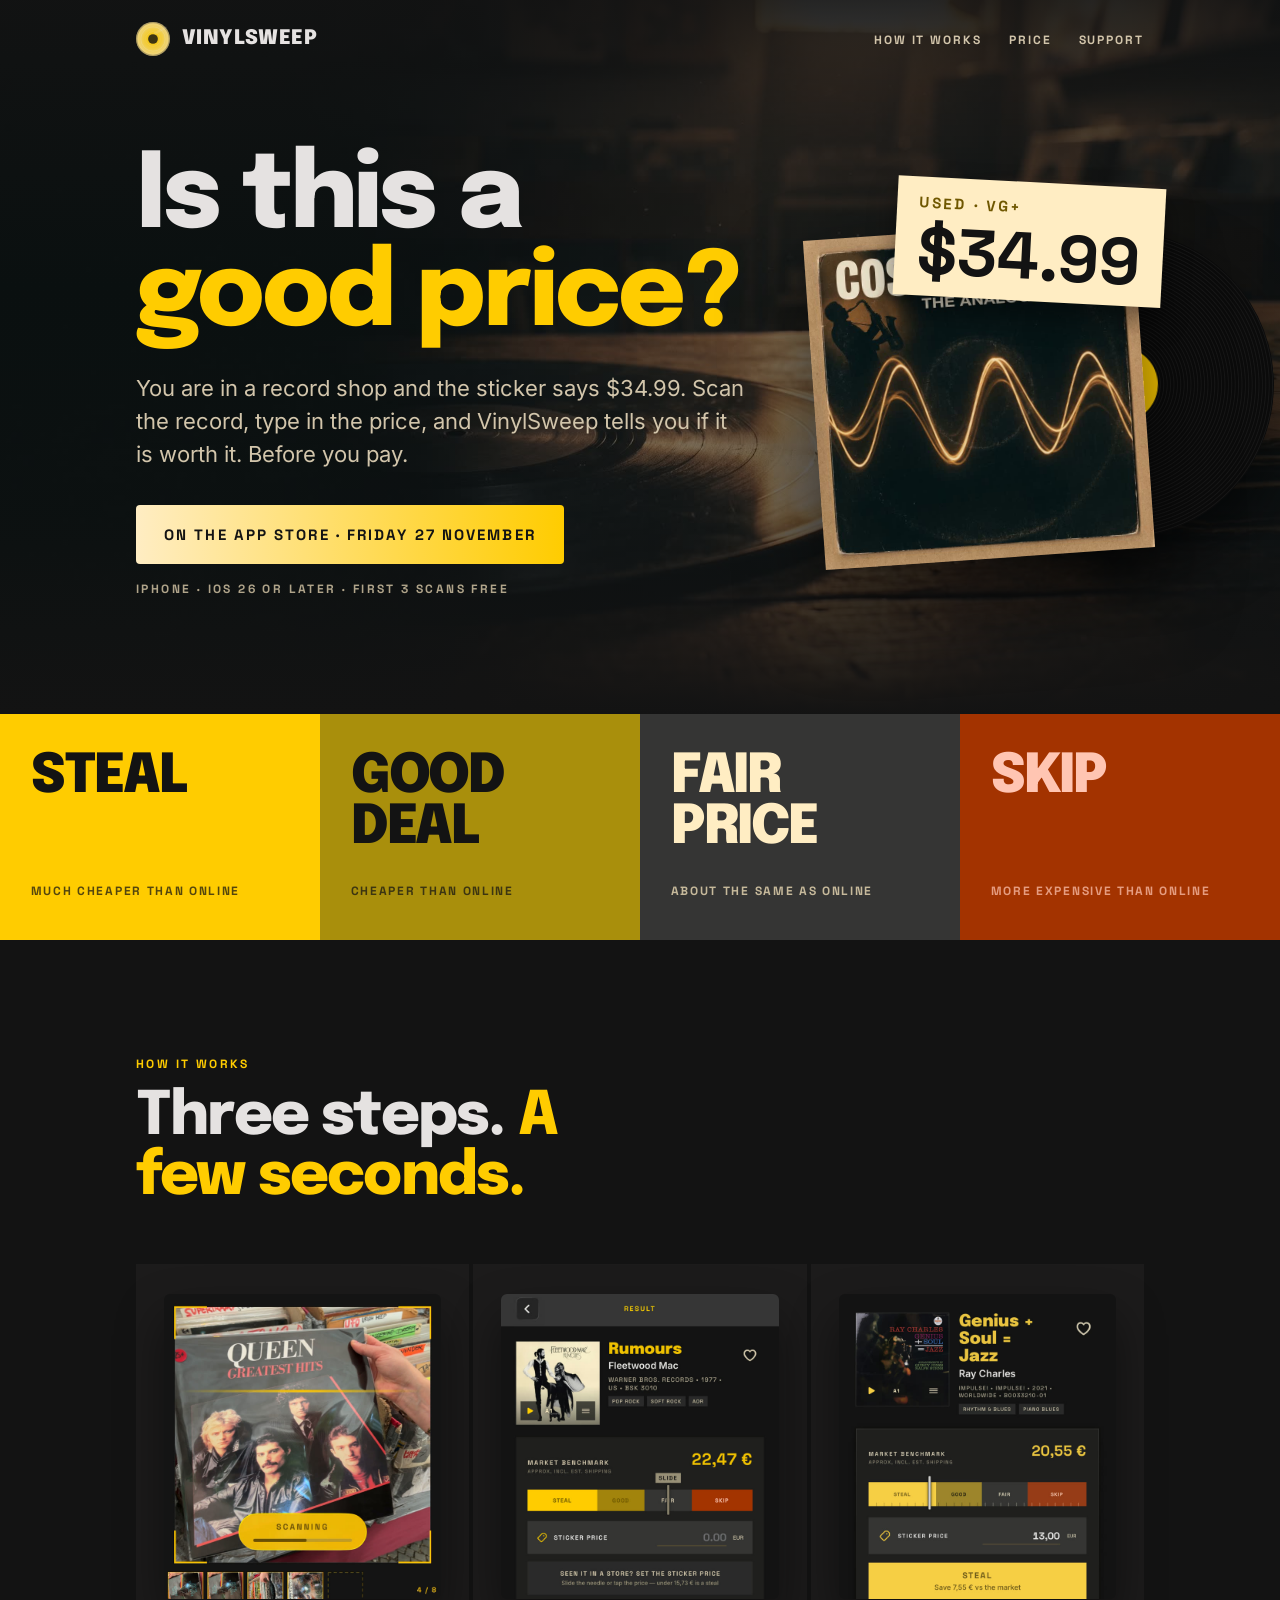
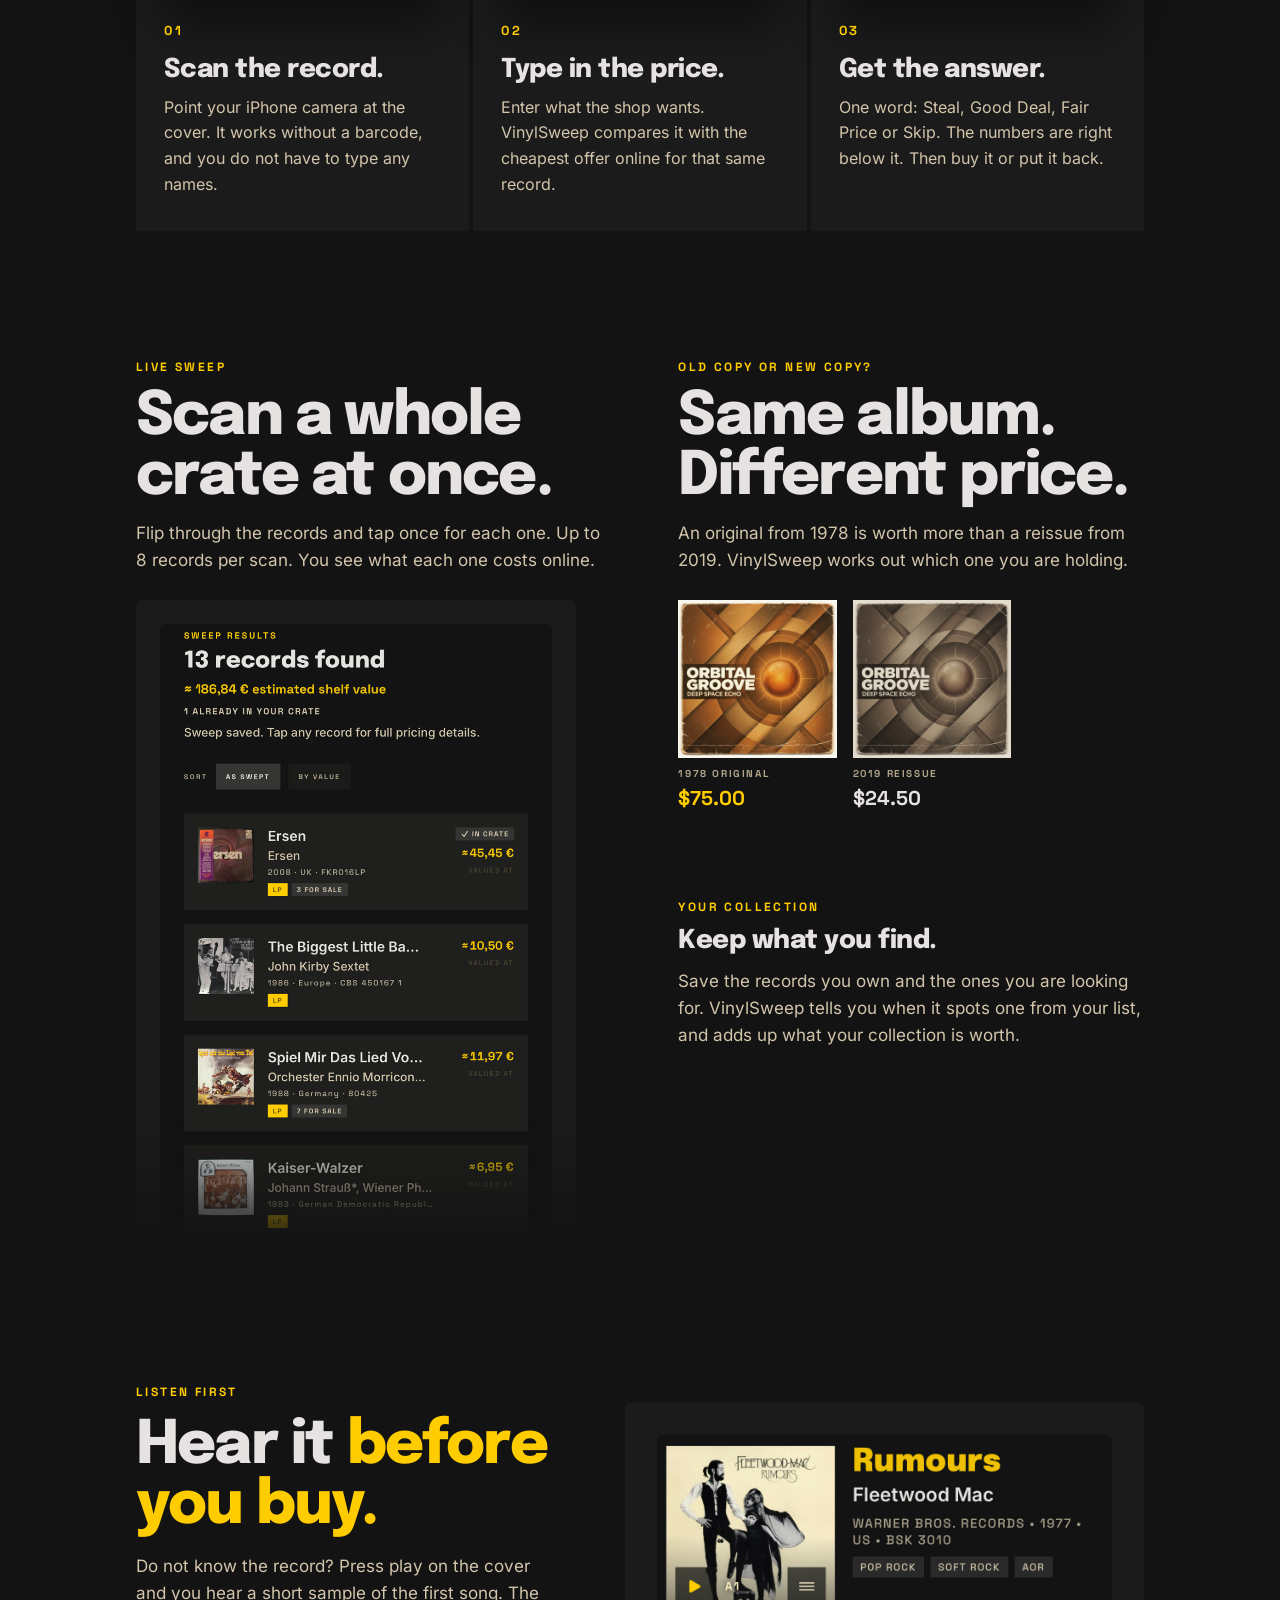
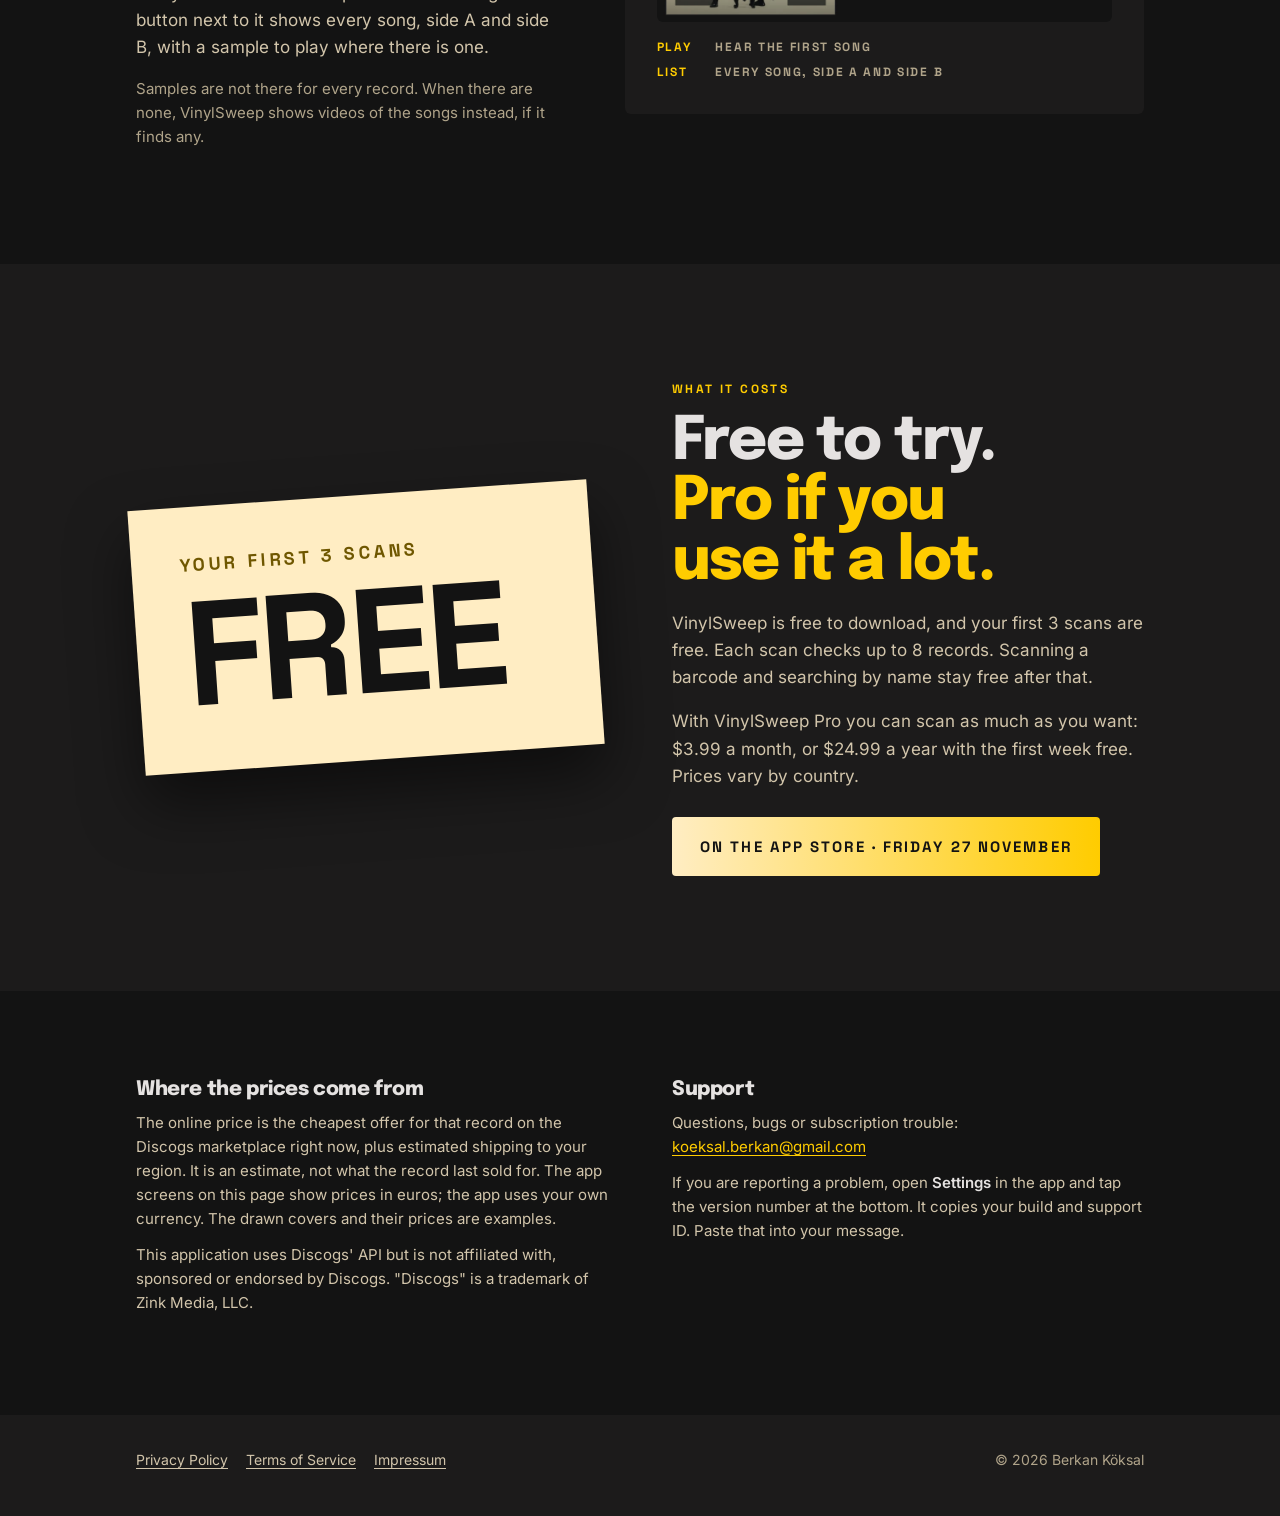
<file: index.html>
<!doctype html>
<html lang="en">
<head>
<meta charset="utf-8">
<meta name="viewport" content="width=device-width, initial-scale=1">
<title>VinylSweep: is that record a good price?</title>
<meta name="description" content="Scan a record in the shop, type in its price, and VinylSweep tells you if that is a good price. For iPhone. Your first 3 scans are free.">
<meta name="apple-itunes-app" content="app-id=6803561521">
<meta property="og:title" content="VinylSweep: is this a good price?">
<meta property="og:description" content="Scan the record, type in the price, get the answer. For iPhone. Your first 3 scans are free.">
<meta property="og:type" content="website">
<meta property="og:url" content="https://dvo-dot.github.io/vinylsweep-site/">
<meta property="og:image" content="https://dvo-dot.github.io/vinylsweep-site/img/link-preview.jpg">
<meta name="twitter:card" content="summary_large_image">
<link rel="icon" type="image/svg+xml" href="img/brand-mark.svg">
<link rel="stylesheet" href="landing.css">
</head>
<body>

<div class="hero">
  <div class="wrap">
    <header class="bar">
      <a class="brand" href="./"><img src="img/brand-mark.svg" alt=""><span>VINYLSWEEP</span></a>
      <nav>
        <a href="#how">How it works</a>
        <a href="#price">Price</a>
        <a href="#support" class="keep">Support</a>
      </nav>
    </header>

    <div class="hero-grid">
      <div>
        <h1>Is this a <span class="y">good price?</span></h1>
        <p class="lede">You are in a record shop and the sticker says $34.99. Scan the record, type in the price, and VinylSweep tells you if it is worth it. Before you pay.</p>
        <!-- PRE-LAUNCH: the store link answers "not found" until 1.0 is released.
             On release day, put back the <a class="cta" href="https://apps.apple.com/app/id6803561521">
             with the download icon and "Get it on the App Store", here and in the price section. -->
        <div class="cta soon">On the App Store · Friday 27 November</div>
        <p class="label under-cta">iPhone · iOS 26 or later · First 3 scans free</p>
      </div>
      <div class="sleeve-stage" aria-hidden="true">
        <div class="disc"></div>
        <img class="cover" src="img/sleeve-cosmic-pulse.jpg" alt="" width="720" height="720">
        <div class="sticker"><small>USED · VG+</small><b>$34.99</b></div>
      </div>
    </div>
  </div>
</div>

<div class="verdicts" aria-label="The four answers">
  <div class="verdict v-steal"><b>STEAL</b><span>Much cheaper than online</span></div>
  <div class="verdict v-good"><b>GOOD DEAL</b><span>Cheaper than online</span></div>
  <div class="verdict v-fair"><b>FAIR PRICE</b><span>About the same as online</span></div>
  <div class="verdict v-skip"><b>SKIP</b><span>More expensive than online</span></div>
</div>

<section id="how">
  <div class="wrap">
    <div class="section-head">
      <p class="label">How it works</p>
      <h2>Three steps. <span class="y">A few seconds.</span></h2>
    </div>
    <div class="steps">
      <div class="step">
        <img class="shot" src="img/app-scan.jpg" alt="The VinylSweep camera screen, pointed at a record in a crate" loading="lazy" width="720" height="792">
        <h3>Scan the record.</h3><p>Point your iPhone camera at the cover. It works without a barcode, and you do not have to type any names.</p>
      </div>
      <div class="step">
        <img class="shot" src="img/app-price.jpg" alt="Rumours by Fleetwood Mac in VinylSweep: cheapest online 22,47 euros, with an empty field for the shop price" loading="lazy" width="720" height="792">
        <h3>Type in the price.</h3><p>Enter what the shop wants. VinylSweep compares it with the cheapest offer online for that same record.</p>
      </div>
      <div class="step">
        <img class="shot" src="img/app-answer.jpg" alt="Genius + Soul = Jazz by Ray Charles: shop price 13,00 euros, cheapest online 20,55 euros, answer Steal" loading="lazy" width="720" height="792">
        <h3>Get the answer.</h3><p>One word: Steal, Good Deal, Fair Price or Skip. The numbers are right below it. Then buy it or put it back.</p>
      </div>
    </div>
  </div>
</section>

<section style="padding-top:0">
  <div class="wrap">
    <div class="features">
      <div class="feature">
        <p class="label">Live Sweep</p>
        <h2>Scan a whole crate at once.</h2>
        <p>Flip through the records and tap once for each one. Up to 8 records per scan. You see what each one costs online.</p>
        <div class="shot-panel"><img class="shot" src="img/app-list.jpg" alt="VinylSweep after scanning a crate: 13 records found, each with what it costs online" loading="lazy" width="760" height="1218"></div>
      </div>
      <div class="feature-col">
      <div class="feature">
        <p class="label">Old copy or new copy?</p>
        <h2>Same album. Different price.</h2>
        <p>An original from 1978 is worth more than a reissue from 2019. VinylSweep works out which one you are holding.</p>
        <div class="pair" aria-hidden="true">
          <figure><img src="img/sleeve-orbital-groove.jpg" alt="" loading="lazy" width="720" height="720"><figcaption><small>1978 original</small>$75.00</figcaption></figure>
          <figure><img src="img/sleeve-orbital-groove.jpg" alt="" loading="lazy" width="720" height="720"><figcaption><small>2019 reissue</small>$24.50</figcaption></figure>
        </div>
      </div>
      <div class="feature">
        <p class="label">Your collection</p>
        <h3>Keep what you find.</h3>
        <p>Save the records you own and the ones you are looking for. VinylSweep tells you when it spots one from your list, and adds up what your collection is worth.</p>
      </div>
      </div>
    </div>
  </div>
</section>

<section class="listen" id="listen">
  <div class="wrap listen-grid">
    <div>
      <p class="label">Listen first</p>
      <h2>Hear it <span class="y">before you buy.</span></h2>
      <p>Do not know the record? Press play on the cover and you hear a short sample of the first song. The button next to it shows every song, side A and side B, with a sample to play where there is one.</p>
      <p class="small">Samples are not there for every record. When there are none, VinylSweep shows videos of the songs instead, if it finds any.</p>
    </div>
    <figure class="listen-shot">
      <img class="shot" src="img/app-listen.jpg" alt="Rumours by Fleetwood Mac in VinylSweep, with a play button and a song list button on the cover" loading="lazy" width="1070" height="440">
      <figcaption><span><b>Play</b> hear the first song</span><span><b>List</b> every song, side A and side B</span></figcaption>
    </figure>
  </div>
</section>

<section class="price" id="price">
  <div class="wrap price-grid">
    <div class="big-sticker" aria-hidden="true"><small>Your first 3 scans</small><b>FREE</b></div>
    <div>
      <p class="label" style="color:var(--yellow);margin-bottom:14px">What it costs</p>
      <h2>Free to try. <span class="y">Pro if you use it a lot.</span></h2>
      <p>VinylSweep is free to download, and your first 3 scans are free. Each scan checks up to 8 records. Scanning a barcode and searching by name stay free after that.</p>
      <p>With VinylSweep Pro you can scan as much as you want: $3.99 a month, or $24.99 a year with the first week free. Prices vary by country.</p>
      <div class="cta soon">On the App Store · Friday 27 November</div>
    </div>
  </div>
</section>

<div class="fine">
  <div class="wrap fine-grid">
    <div>
      <h3>Where the prices come from</h3>
      <p>The online price is the cheapest offer for that record on the Discogs marketplace right now, plus estimated shipping to your region. It is an estimate, not what the record last sold for. The app screens on this page show prices in euros; the app uses your own currency. The drawn covers and their prices are examples.</p>
      <p>This application uses Discogs' API but is not affiliated with, sponsored or endorsed by Discogs. "Discogs" is a trademark of Zink Media, LLC.</p>
    </div>
    <div id="support">
      <h3>Support</h3>
      <p>Questions, bugs or subscription trouble: <a href="mailto:koeksal.berkan@gmail.com">koeksal.berkan@gmail.com</a></p>
      <p>If you are reporting a problem, open <strong>Settings</strong> in the app and tap the version number at the bottom. It copies your build and support ID. Paste that into your message.</p>
    </div>
  </div>
</div>

<footer>
  <div class="wrap">
    <p><a href="privacy.html">Privacy Policy</a><a href="terms.html">Terms of Service</a><a href="impressum.html">Impressum</a></p>
    <p>© 2026 Berkan Köksal</p>
  </div>
</footer>

</body>
</html>
</file>
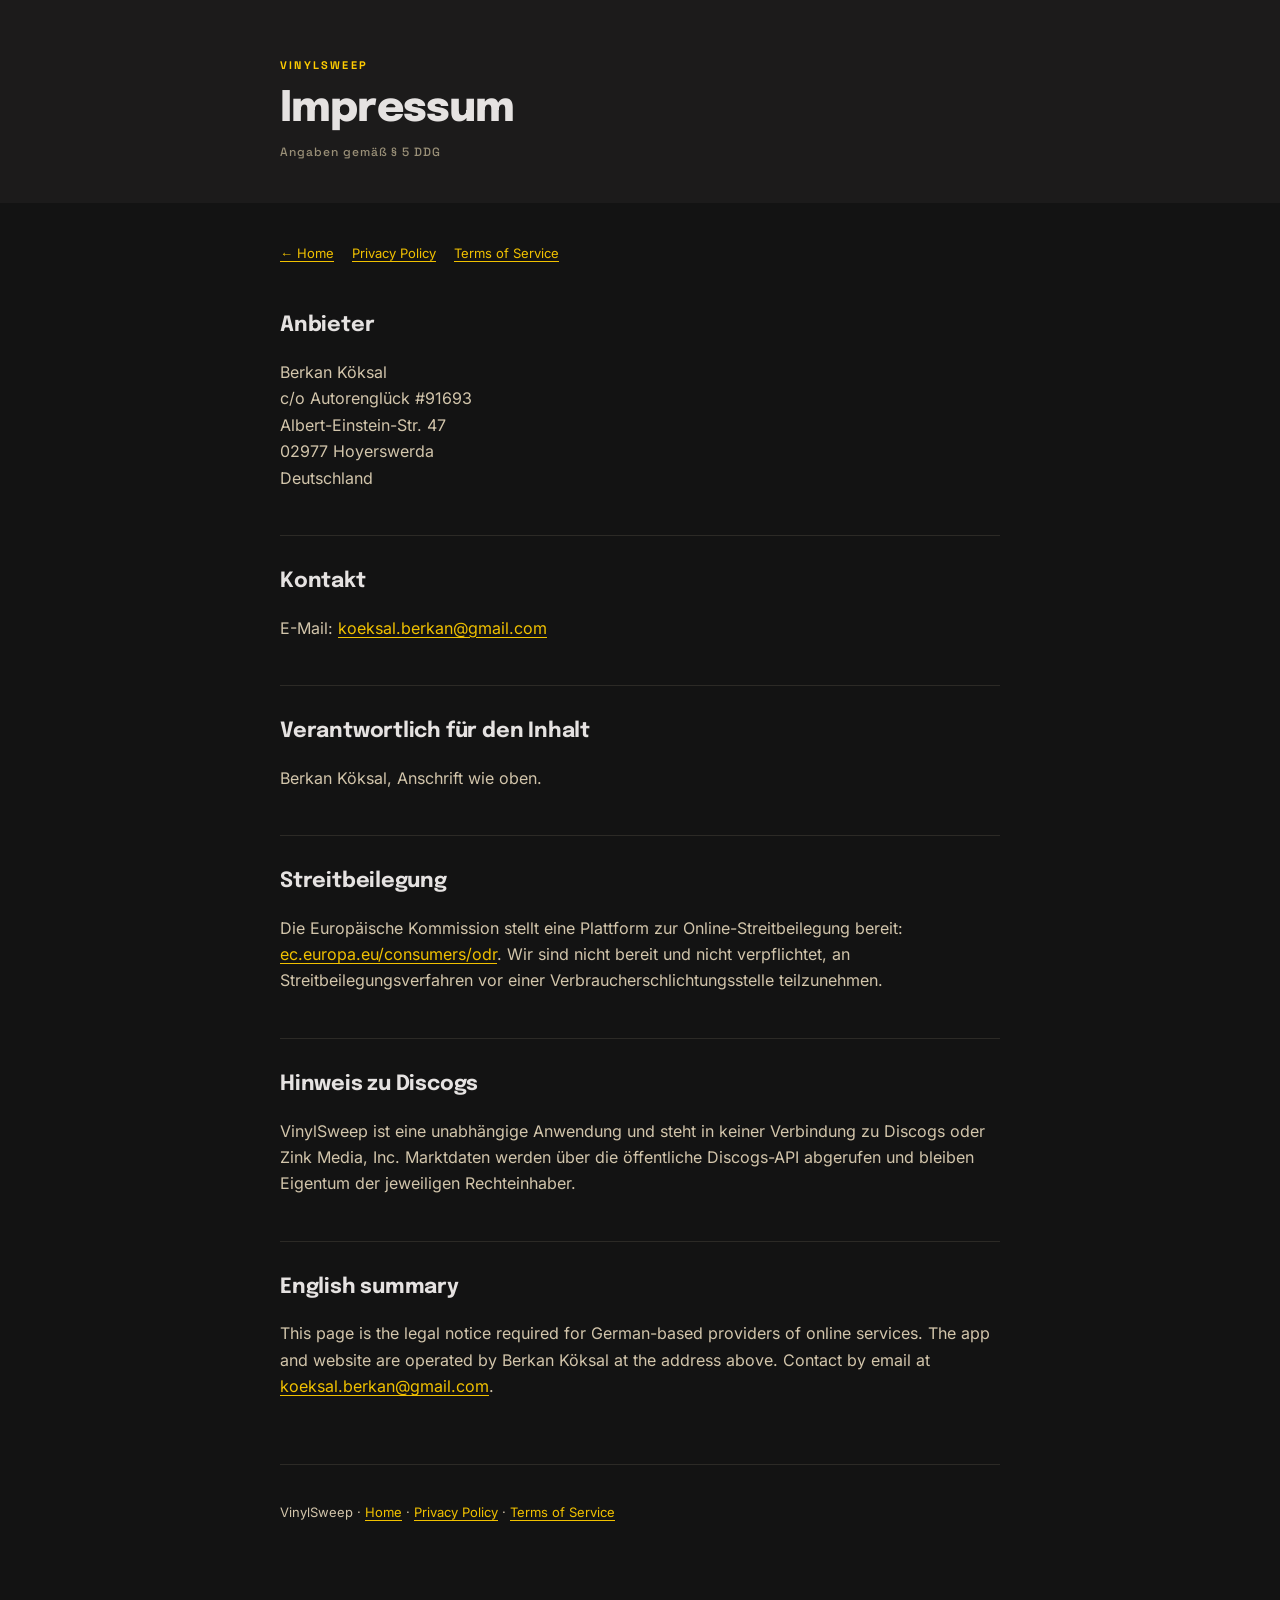
<file: impressum.html>
<!doctype html>
<html lang="de">
<head>
<meta charset="utf-8">
<meta name="viewport" content="width=device-width, initial-scale=1">
<title>Impressum — VinylSweep</title>
<link rel="stylesheet" href="style.css">
</head>
<body>
<header>
  <div class="wrap">
    <p class="eyebrow">VinylSweep</p>
    <h1>Impressum</h1>
    <p class="meta">Angaben gemäß § 5 DDG</p>
  </div>
</header>

<div class="wrap">
<nav class="crumbs"><a href="index.html">← Home</a><a href="privacy.html">Privacy Policy</a><a href="terms.html">Terms of Service</a></nav>

<h2>Anbieter</h2>
<p>
  Berkan Köksal<br>
  c/o Autorenglück #91693<br>
  Albert-Einstein-Str. 47<br>
  02977 Hoyerswerda<br>
  Deutschland
</p>

<h2>Kontakt</h2>
<p>E-Mail: <a href="mailto:koeksal.berkan@gmail.com">koeksal.berkan@gmail.com</a></p>

<h2>Verantwortlich für den Inhalt</h2>
<p>Berkan Köksal, Anschrift wie oben.</p>

<h2>Streitbeilegung</h2>
<p>Die Europäische Kommission stellt eine Plattform zur Online-Streitbeilegung bereit: <a href="https://ec.europa.eu/consumers/odr/">ec.europa.eu/consumers/odr</a>. Wir sind nicht bereit und nicht verpflichtet, an Streitbeilegungsverfahren vor einer Verbraucherschlichtungsstelle teilzunehmen.</p>

<h2>Hinweis zu Discogs</h2>
<p>VinylSweep ist eine unabhängige Anwendung und steht in keiner Verbindung zu Discogs oder Zink Media, Inc. Marktdaten werden über die öffentliche Discogs-API abgerufen und bleiben Eigentum der jeweiligen Rechteinhaber.</p>

<h2>English summary</h2>
<p>This page is the legal notice required for German-based providers of online services. The app and website are operated by Berkan Köksal at the address above. Contact by email at <a href="mailto:koeksal.berkan@gmail.com">koeksal.berkan@gmail.com</a>.</p>

<footer>
  <p>VinylSweep · <a href="index.html">Home</a> · <a href="privacy.html">Privacy Policy</a> · <a href="terms.html">Terms of Service</a></p>
</footer>
</div>
</body>
</html>
</file>
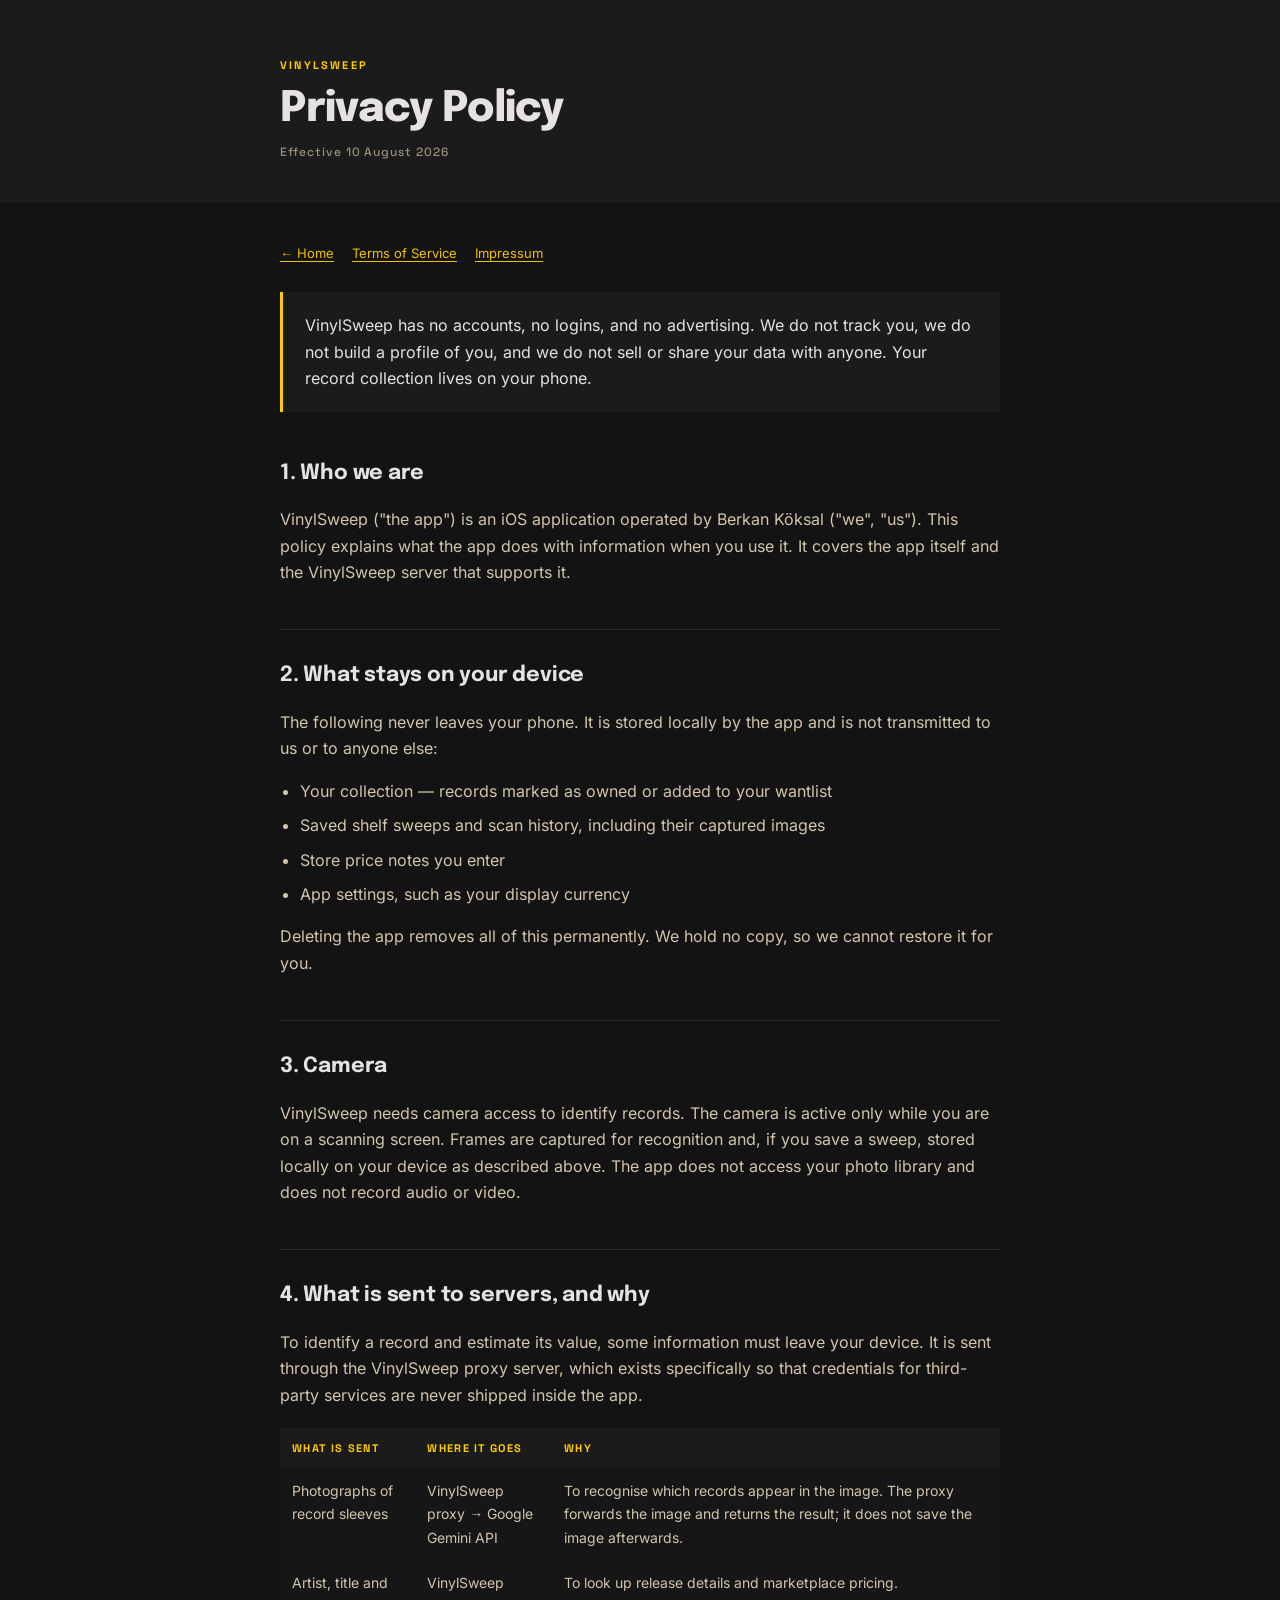
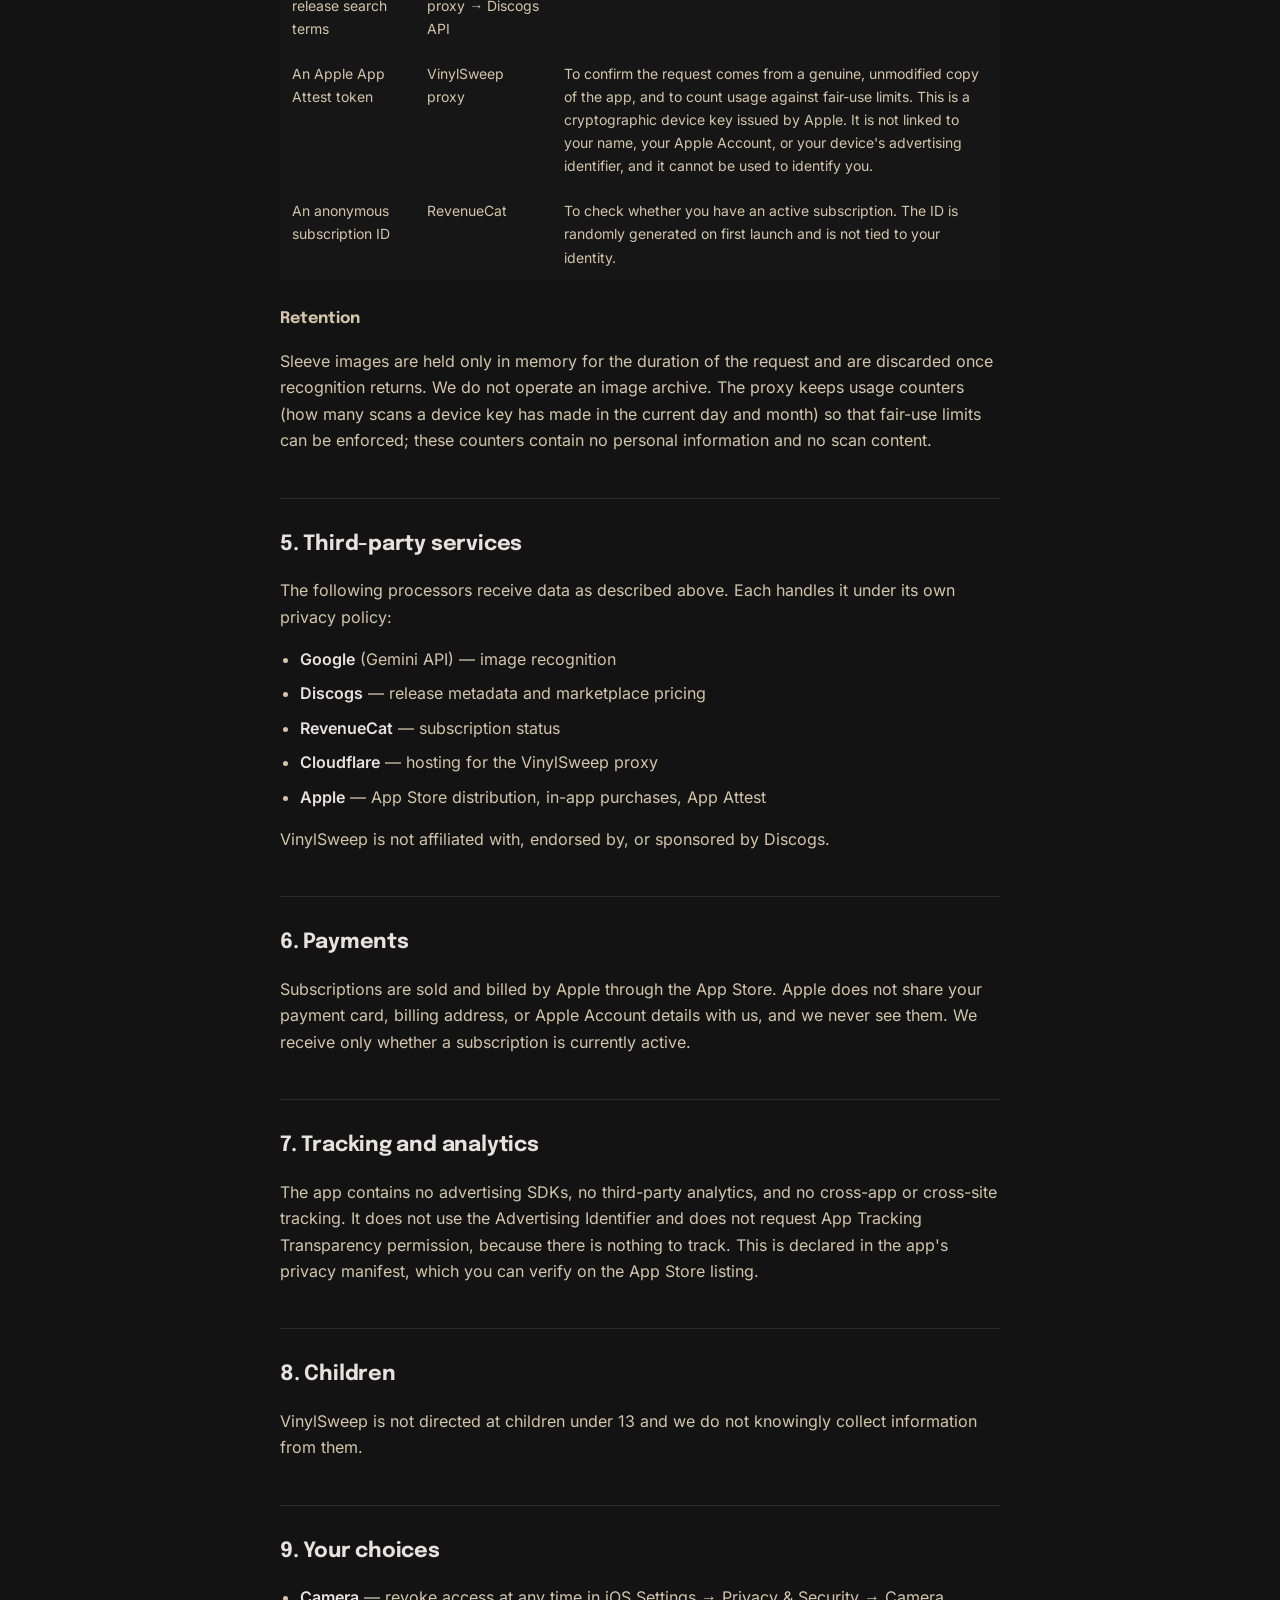
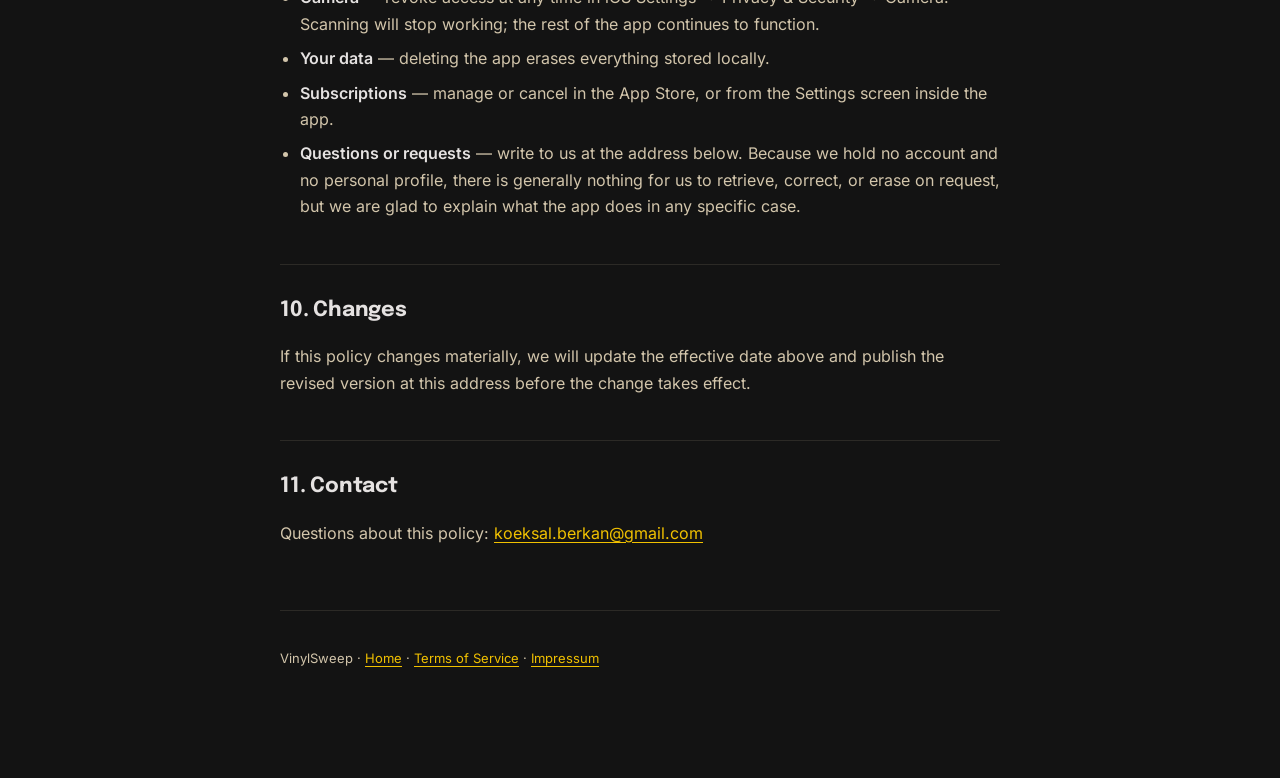
<file: privacy.html>
<!doctype html>
<html lang="en">
<head>
<meta charset="utf-8">
<meta name="viewport" content="width=device-width, initial-scale=1">
<title>Privacy Policy — VinylSweep</title>
<link rel="stylesheet" href="style.css">
</head>
<body>
<header>
  <div class="wrap">
    <p class="eyebrow">VinylSweep</p>
    <h1>Privacy Policy</h1>
    <p class="meta">Effective 10 August 2026</p>
  </div>
</header>

<div class="wrap">
<nav class="crumbs"><a href="index.html">← Home</a><a href="terms.html">Terms of Service</a><a href="impressum.html">Impressum</a></nav>

<div class="callout">
  <p>VinylSweep has no accounts, no logins, and no advertising. We do not track you, we do not build a profile of you, and we do not sell or share your data with anyone. Your record collection lives on your phone.</p>
</div>

<h2>1. Who we are</h2>
<p>VinylSweep ("the app") is an iOS application operated by Berkan Köksal ("we", "us"). This policy explains what the app does with information when you use it. It covers the app itself and the VinylSweep server that supports it.</p>

<h2>2. What stays on your device</h2>
<p>The following never leaves your phone. It is stored locally by the app and is not transmitted to us or to anyone else:</p>
<ul>
  <li>Your collection — records marked as owned or added to your wantlist</li>
  <li>Saved shelf sweeps and scan history, including their captured images</li>
  <li>Store price notes you enter</li>
  <li>App settings, such as your display currency</li>
</ul>
<p>Deleting the app removes all of this permanently. We hold no copy, so we cannot restore it for you.</p>

<h2>3. Camera</h2>
<p>VinylSweep needs camera access to identify records. The camera is active only while you are on a scanning screen. Frames are captured for recognition and, if you save a sweep, stored locally on your device as described above. The app does not access your photo library and does not record audio or video.</p>

<h2>4. What is sent to servers, and why</h2>
<p>To identify a record and estimate its value, some information must leave your device. It is sent through the VinylSweep proxy server, which exists specifically so that credentials for third-party services are never shipped inside the app.</p>

<table>
  <tr><th>What is sent</th><th>Where it goes</th><th>Why</th></tr>
  <tr>
    <td>Photographs of record sleeves</td>
    <td>VinylSweep proxy → Google Gemini API</td>
    <td>To recognise which records appear in the image. The proxy forwards the image and returns the result; it does not save the image afterwards.</td>
  </tr>
  <tr>
    <td>Artist, title and release search terms</td>
    <td>VinylSweep proxy → Discogs API</td>
    <td>To look up release details and marketplace pricing.</td>
  </tr>
  <tr>
    <td>An Apple App Attest token</td>
    <td>VinylSweep proxy</td>
    <td>To confirm the request comes from a genuine, unmodified copy of the app, and to count usage against fair-use limits. This is a cryptographic device key issued by Apple. It is not linked to your name, your Apple Account, or your device's advertising identifier, and it cannot be used to identify you.</td>
  </tr>
  <tr>
    <td>An anonymous subscription ID</td>
    <td>RevenueCat</td>
    <td>To check whether you have an active subscription. The ID is randomly generated on first launch and is not tied to your identity.</td>
  </tr>
</table>

<h3>Retention</h3>
<p>Sleeve images are held only in memory for the duration of the request and are discarded once recognition returns. We do not operate an image archive. The proxy keeps usage counters (how many scans a device key has made in the current day and month) so that fair-use limits can be enforced; these counters contain no personal information and no scan content.</p>

<h2>5. Third-party services</h2>
<p>The following processors receive data as described above. Each handles it under its own privacy policy:</p>
<ul>
  <li><strong>Google</strong> (Gemini API) — image recognition</li>
  <li><strong>Discogs</strong> — release metadata and marketplace pricing</li>
  <li><strong>RevenueCat</strong> — subscription status</li>
  <li><strong>Cloudflare</strong> — hosting for the VinylSweep proxy</li>
  <li><strong>Apple</strong> — App Store distribution, in-app purchases, App Attest</li>
</ul>
<p>VinylSweep is not affiliated with, endorsed by, or sponsored by Discogs.</p>

<h2>6. Payments</h2>
<p>Subscriptions are sold and billed by Apple through the App Store. Apple does not share your payment card, billing address, or Apple Account details with us, and we never see them. We receive only whether a subscription is currently active.</p>

<h2>7. Tracking and analytics</h2>
<p>The app contains no advertising SDKs, no third-party analytics, and no cross-app or cross-site tracking. It does not use the Advertising Identifier and does not request App Tracking Transparency permission, because there is nothing to track. This is declared in the app's privacy manifest, which you can verify on the App Store listing.</p>

<h2>8. Children</h2>
<p>VinylSweep is not directed at children under 13 and we do not knowingly collect information from them.</p>

<h2>9. Your choices</h2>
<ul>
  <li><strong>Camera</strong> — revoke access at any time in iOS Settings → Privacy &amp; Security → Camera. Scanning will stop working; the rest of the app continues to function.</li>
  <li><strong>Your data</strong> — deleting the app erases everything stored locally.</li>
  <li><strong>Subscriptions</strong> — manage or cancel in the App Store, or from the Settings screen inside the app.</li>
  <li><strong>Questions or requests</strong> — write to us at the address below. Because we hold no account and no personal profile, there is generally nothing for us to retrieve, correct, or erase on request, but we are glad to explain what the app does in any specific case.</li>
</ul>

<h2>10. Changes</h2>
<p>If this policy changes materially, we will update the effective date above and publish the revised version at this address before the change takes effect.</p>

<h2>11. Contact</h2>
<p>Questions about this policy: <a href="mailto:koeksal.berkan@gmail.com">koeksal.berkan@gmail.com</a></p>

<footer>
  <p>VinylSweep · <a href="index.html">Home</a> · <a href="terms.html">Terms of Service</a> · <a href="impressum.html">Impressum</a></p>
</footer>
</div>
</body>
</html>
</file>
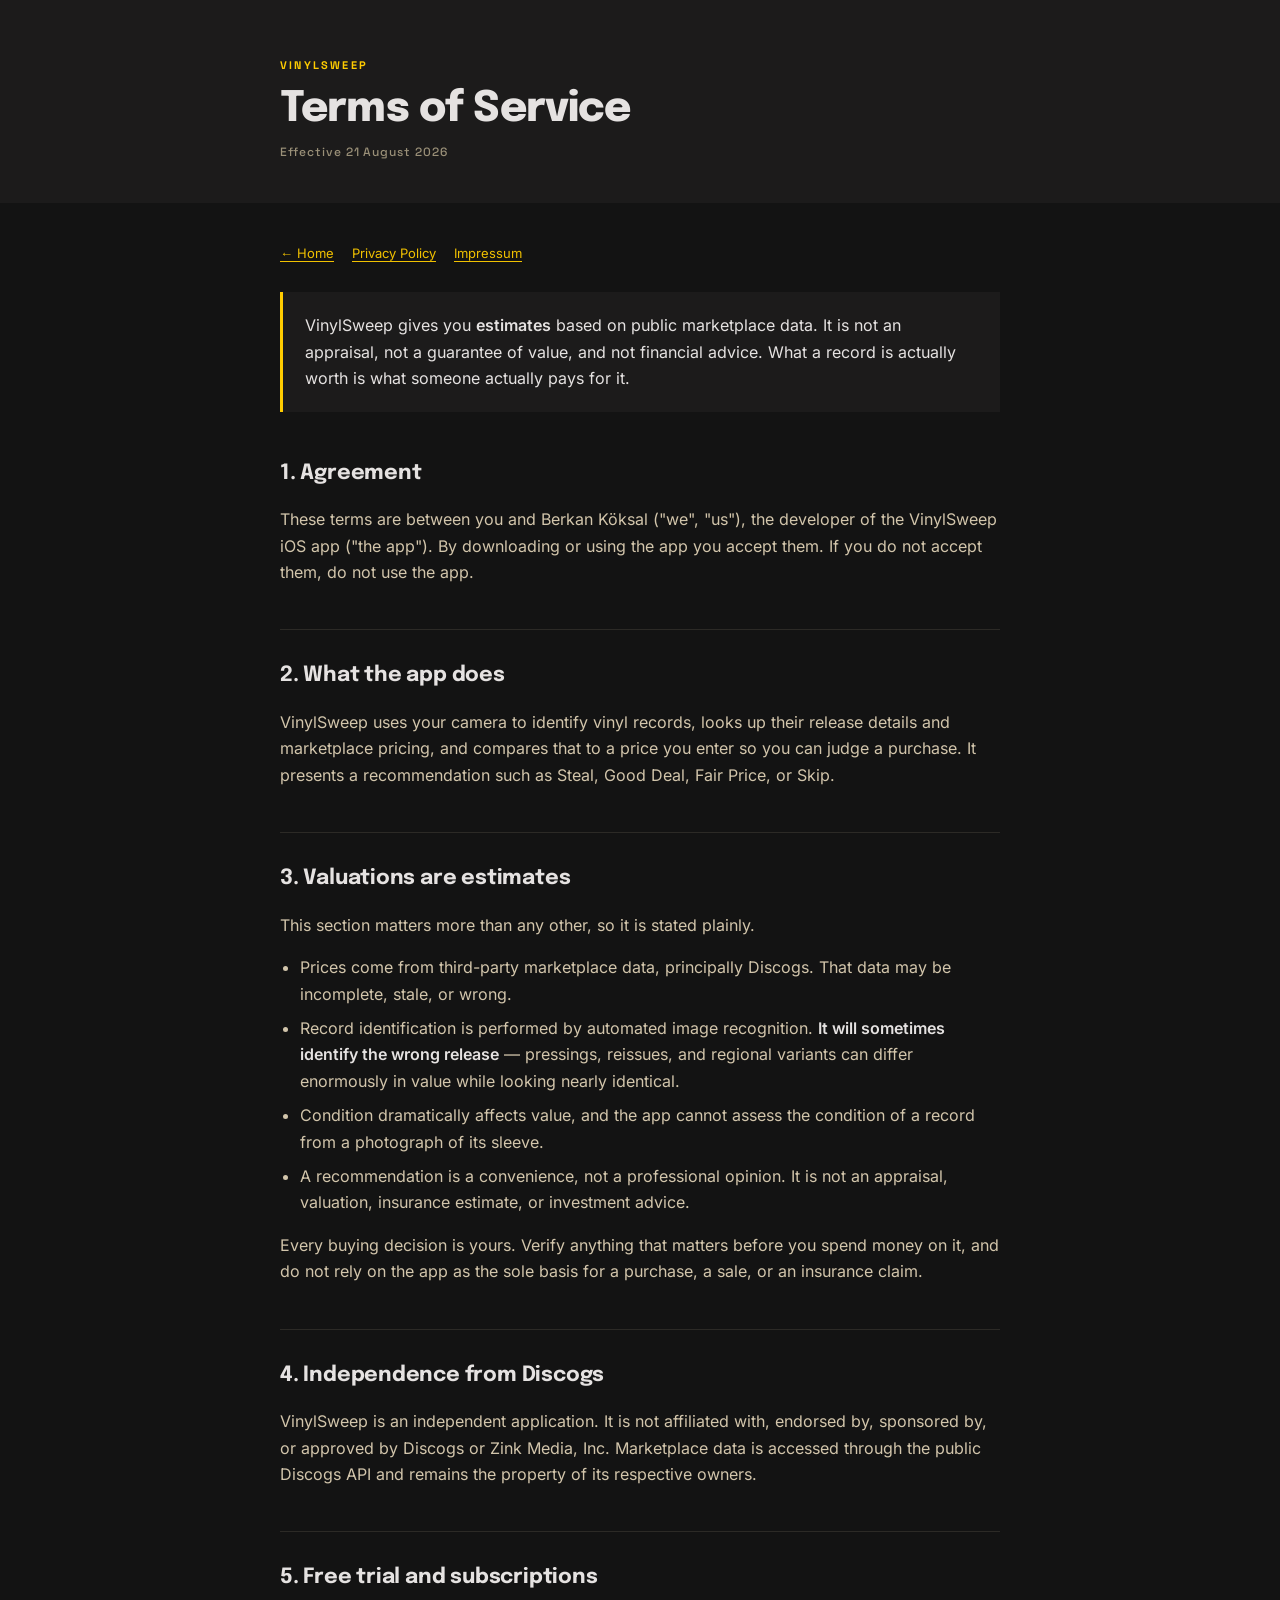
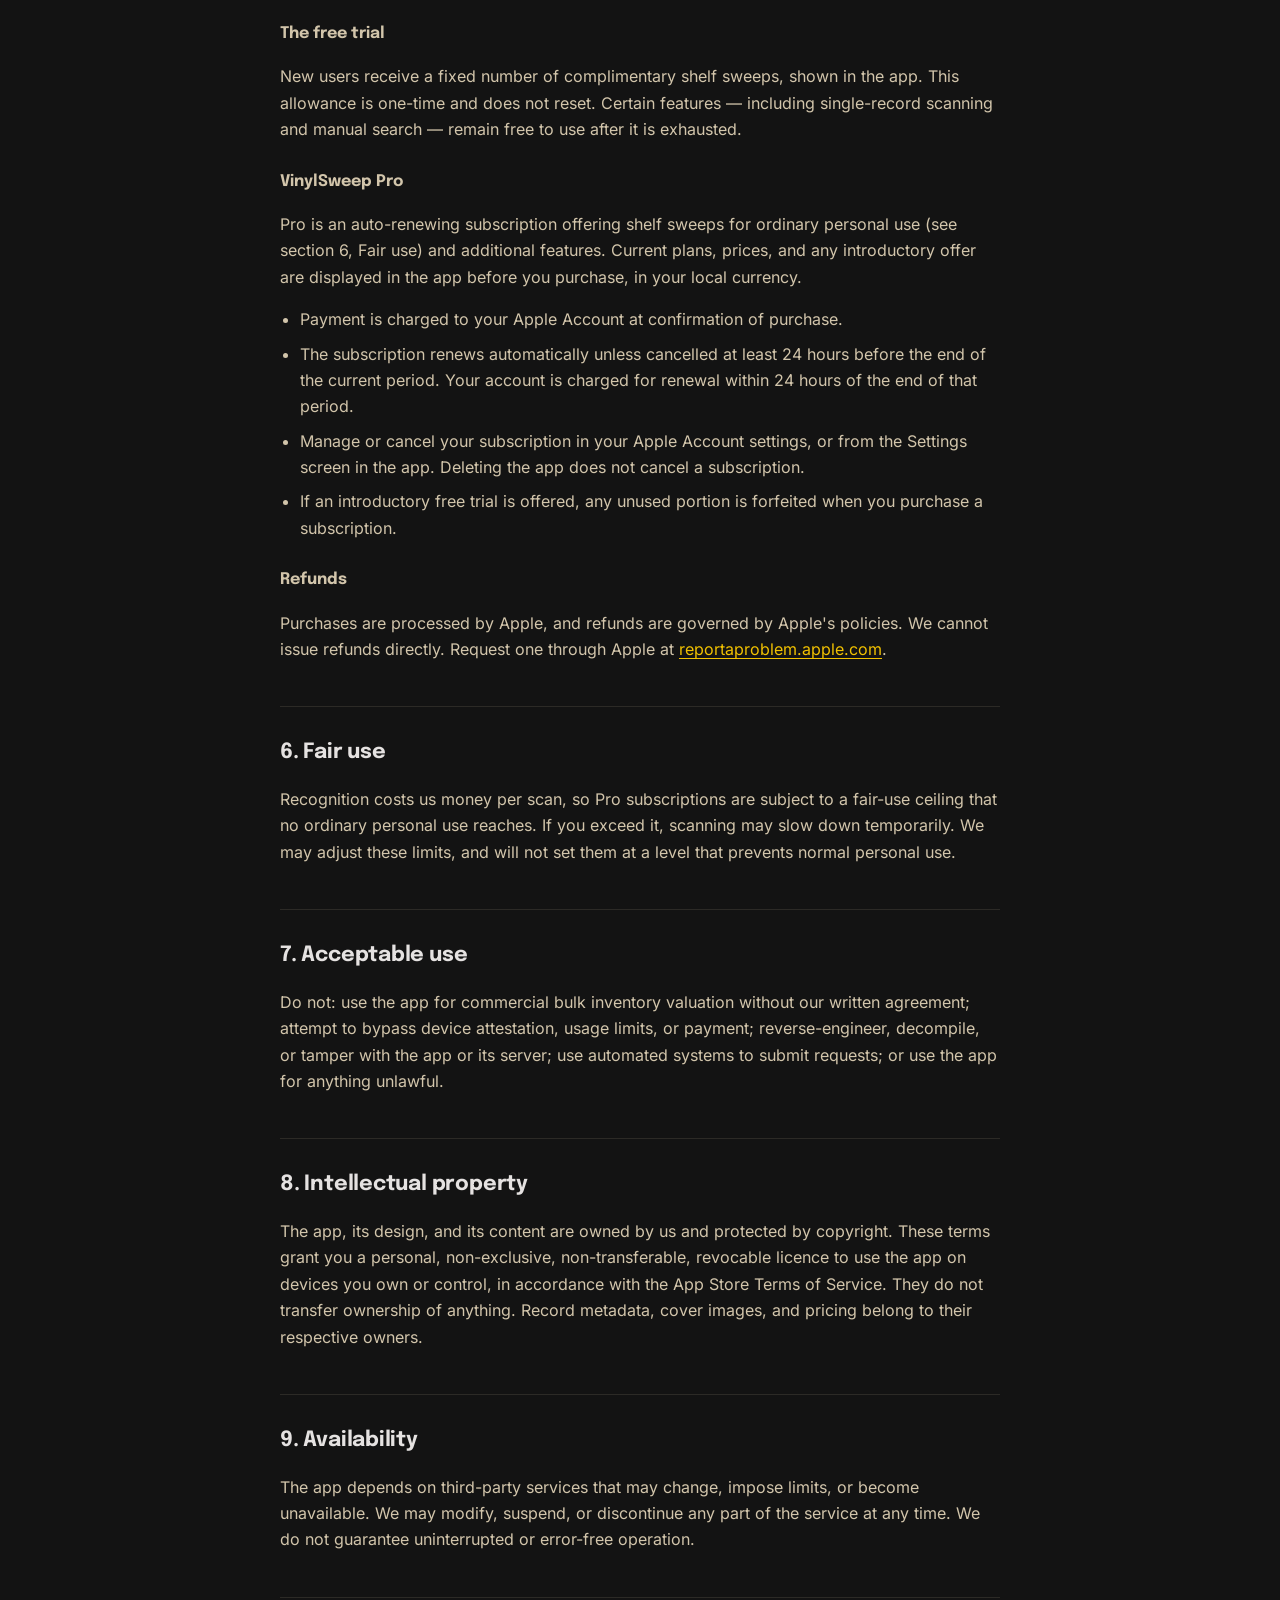
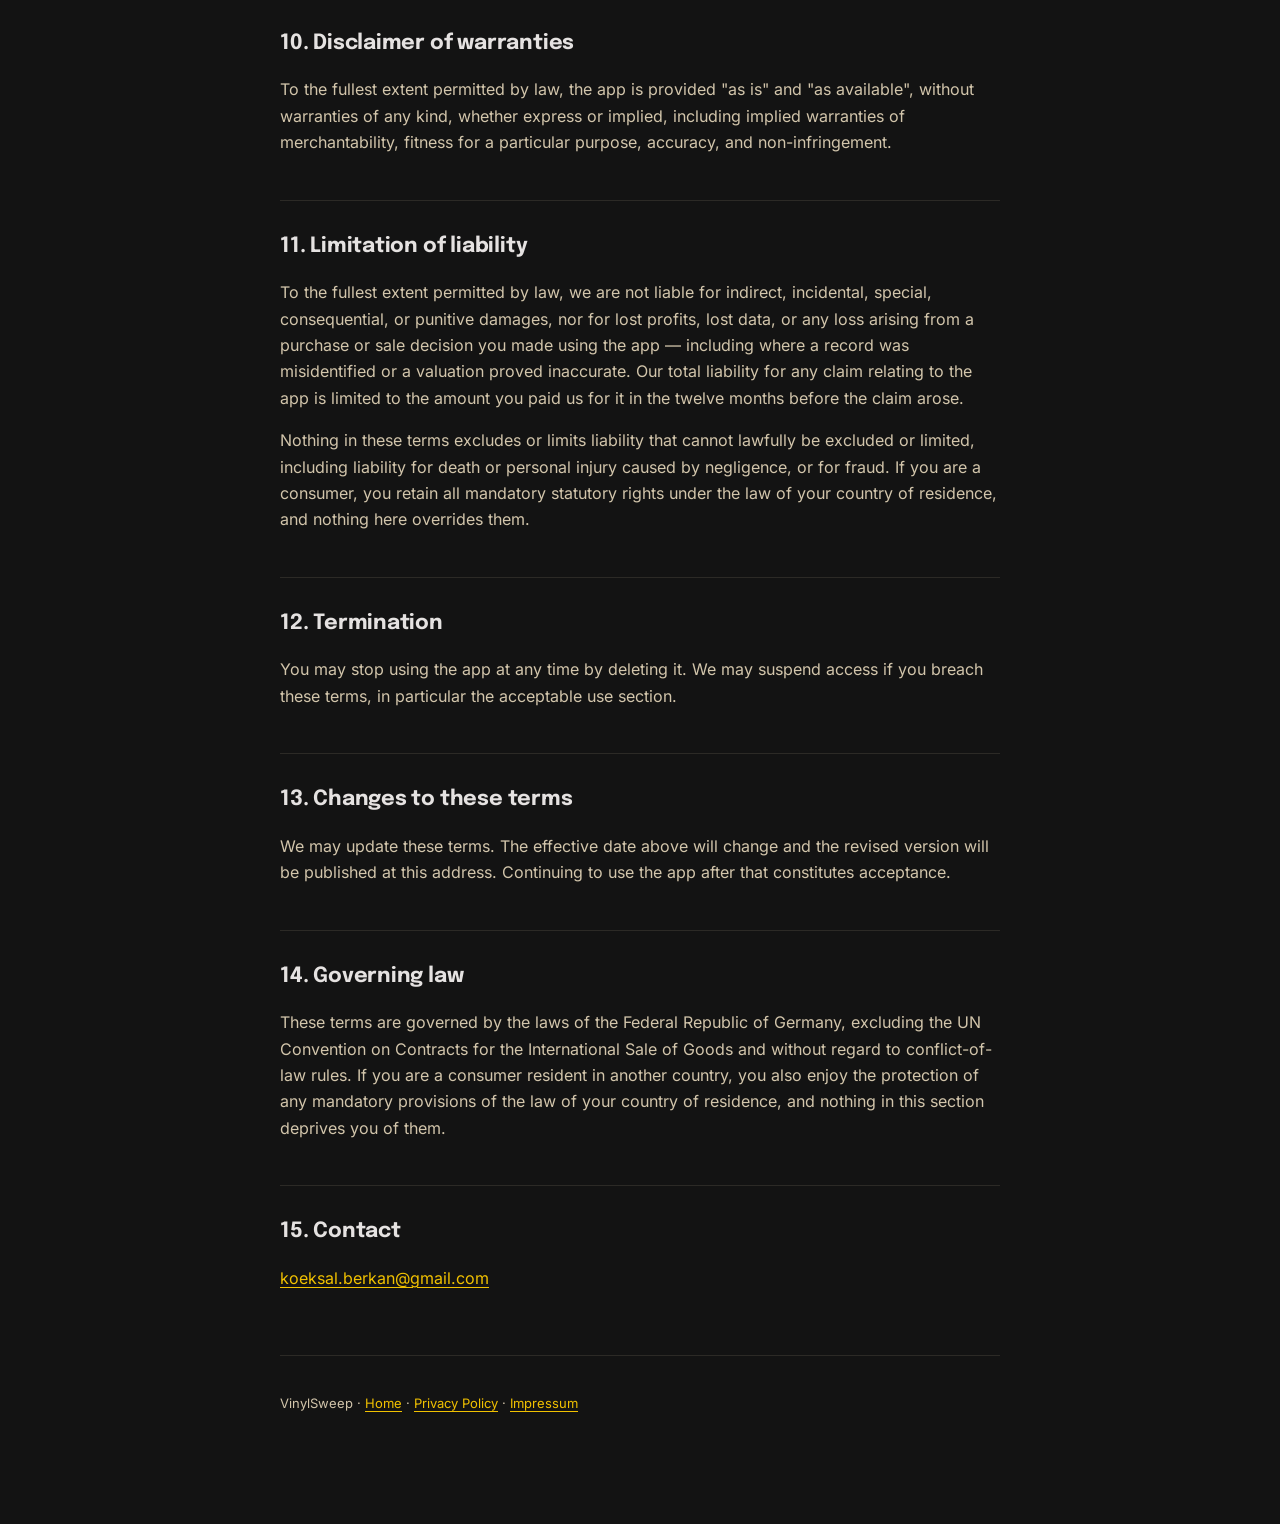
<file: terms.html>
<!doctype html>
<html lang="en">
<head>
<meta charset="utf-8">
<meta name="viewport" content="width=device-width, initial-scale=1">
<title>Terms of Service — VinylSweep</title>
<link rel="stylesheet" href="style.css">
</head>
<body>
<header>
  <div class="wrap">
    <p class="eyebrow">VinylSweep</p>
    <h1>Terms of Service</h1>
    <p class="meta">Effective 21 August 2026</p>
  </div>
</header>

<div class="wrap">
<nav class="crumbs"><a href="index.html">← Home</a><a href="privacy.html">Privacy Policy</a><a href="impressum.html">Impressum</a></nav>

<div class="callout">
  <p>VinylSweep gives you <strong>estimates</strong> based on public marketplace data. It is not an appraisal, not a guarantee of value, and not financial advice. What a record is actually worth is what someone actually pays for it.</p>
</div>

<h2>1. Agreement</h2>
<p>These terms are between you and Berkan Köksal ("we", "us"), the developer of the VinylSweep iOS app ("the app"). By downloading or using the app you accept them. If you do not accept them, do not use the app.</p>

<h2>2. What the app does</h2>
<p>VinylSweep uses your camera to identify vinyl records, looks up their release details and marketplace pricing, and compares that to a price you enter so you can judge a purchase. It presents a recommendation such as Steal, Good Deal, Fair Price, or Skip.</p>

<h2>3. Valuations are estimates</h2>
<p>This section matters more than any other, so it is stated plainly.</p>
<ul>
  <li>Prices come from third-party marketplace data, principally Discogs. That data may be incomplete, stale, or wrong.</li>
  <li>Record identification is performed by automated image recognition. <strong>It will sometimes identify the wrong release</strong> — pressings, reissues, and regional variants can differ enormously in value while looking nearly identical.</li>
  <li>Condition dramatically affects value, and the app cannot assess the condition of a record from a photograph of its sleeve.</li>
  <li>A recommendation is a convenience, not a professional opinion. It is not an appraisal, valuation, insurance estimate, or investment advice.</li>
</ul>
<p>Every buying decision is yours. Verify anything that matters before you spend money on it, and do not rely on the app as the sole basis for a purchase, a sale, or an insurance claim.</p>

<h2>4. Independence from Discogs</h2>
<p>VinylSweep is an independent application. It is not affiliated with, endorsed by, sponsored by, or approved by Discogs or Zink Media, Inc. Marketplace data is accessed through the public Discogs API and remains the property of its respective owners.</p>

<h2>5. Free trial and subscriptions</h2>
<h3>The free trial</h3>
<p>New users receive a fixed number of complimentary shelf sweeps, shown in the app. This allowance is one-time and does not reset. Certain features — including single-record scanning and manual search — remain free to use after it is exhausted.</p>

<h3>VinylSweep Pro</h3>
<p>Pro is an auto-renewing subscription offering shelf sweeps for ordinary personal use (see section 6, Fair use) and additional features. Current plans, prices, and any introductory offer are displayed in the app before you purchase, in your local currency.</p>
<ul>
  <li>Payment is charged to your Apple Account at confirmation of purchase.</li>
  <li>The subscription renews automatically unless cancelled at least 24 hours before the end of the current period. Your account is charged for renewal within 24 hours of the end of that period.</li>
  <li>Manage or cancel your subscription in your Apple Account settings, or from the Settings screen in the app. Deleting the app does not cancel a subscription.</li>
  <li>If an introductory free trial is offered, any unused portion is forfeited when you purchase a subscription.</li>
</ul>

<h3>Refunds</h3>
<p>Purchases are processed by Apple, and refunds are governed by Apple's policies. We cannot issue refunds directly. Request one through Apple at <a href="https://reportaproblem.apple.com">reportaproblem.apple.com</a>.</p>

<h2>6. Fair use</h2>
<p>Recognition costs us money per scan, so Pro subscriptions are subject to a fair-use ceiling that no ordinary personal use reaches. If you exceed it, scanning may slow down temporarily. We may adjust these limits, and will not set them at a level that prevents normal personal use.</p>

<h2>7. Acceptable use</h2>
<p>Do not: use the app for commercial bulk inventory valuation without our written agreement; attempt to bypass device attestation, usage limits, or payment; reverse-engineer, decompile, or tamper with the app or its server; use automated systems to submit requests; or use the app for anything unlawful.</p>

<h2>8. Intellectual property</h2>
<p>The app, its design, and its content are owned by us and protected by copyright. These terms grant you a personal, non-exclusive, non-transferable, revocable licence to use the app on devices you own or control, in accordance with the App Store Terms of Service. They do not transfer ownership of anything. Record metadata, cover images, and pricing belong to their respective owners.</p>

<h2>9. Availability</h2>
<p>The app depends on third-party services that may change, impose limits, or become unavailable. We may modify, suspend, or discontinue any part of the service at any time. We do not guarantee uninterrupted or error-free operation.</p>

<h2>10. Disclaimer of warranties</h2>
<p>To the fullest extent permitted by law, the app is provided "as is" and "as available", without warranties of any kind, whether express or implied, including implied warranties of merchantability, fitness for a particular purpose, accuracy, and non-infringement.</p>

<h2>11. Limitation of liability</h2>
<p>To the fullest extent permitted by law, we are not liable for indirect, incidental, special, consequential, or punitive damages, nor for lost profits, lost data, or any loss arising from a purchase or sale decision you made using the app — including where a record was misidentified or a valuation proved inaccurate. Our total liability for any claim relating to the app is limited to the amount you paid us for it in the twelve months before the claim arose.</p>
<p>Nothing in these terms excludes or limits liability that cannot lawfully be excluded or limited, including liability for death or personal injury caused by negligence, or for fraud. If you are a consumer, you retain all mandatory statutory rights under the law of your country of residence, and nothing here overrides them.</p>

<h2>12. Termination</h2>
<p>You may stop using the app at any time by deleting it. We may suspend access if you breach these terms, in particular the acceptable use section.</p>

<h2>13. Changes to these terms</h2>
<p>We may update these terms. The effective date above will change and the revised version will be published at this address. Continuing to use the app after that constitutes acceptance.</p>

<h2>14. Governing law</h2>
<p>These terms are governed by the laws of the Federal Republic of Germany, excluding the UN Convention on Contracts for the International Sale of Goods and without regard to conflict-of-law rules. If you are a consumer resident in another country, you also enjoy the protection of any mandatory provisions of the law of your country of residence, and nothing in this section deprives you of them.</p>

<h2>15. Contact</h2>
<p><a href="mailto:koeksal.berkan@gmail.com">koeksal.berkan@gmail.com</a></p>

<footer>
  <p>VinylSweep · <a href="index.html">Home</a> · <a href="privacy.html">Privacy Policy</a> · <a href="impressum.html">Impressum</a></p>
</footer>
</div>
</body>
</html>
</file>
<file: landing.css>
/* VinylSweep landing page. The legal pages keep style.css; this file is
   only for index.html. Palette and type follow DESIGN.md. */
@import url('fonts.css');

:root {
  --bg: #131313;
  --low: #1c1b1b;
  --container: #201f1f;
  --high: #2a2a2a;
  --highest: #353534;
  --cream: #ffedc3;
  --yellow: #ffcc00;
  --on-yellow: #6f5700;
  --ink: #e5e2e1;
  --ink-dim: #d2c5ab;
  --outline: #b0a48a;
  --olive: #a98f0c;
  --rust: #a33300;
  --rust-ink: #ffc5b2;
  --display: 'Epilogue', sans-serif;
  --body: 'Inter', -apple-system, BlinkMacSystemFont, sans-serif;
  --data: 'Space Grotesk', ui-monospace, monospace;
  --gutter: clamp(20px, 5vw, 56px);
}

* { box-sizing: border-box; }
html { -webkit-text-size-adjust: 100%; }
body {
  margin: 0;
  background: var(--bg);
  color: var(--ink);
  font-family: var(--body);
  font-size: 17px;
  line-height: 1.6;
  -webkit-font-smoothing: antialiased;
}
img { display: block; max-width: 100%; height: auto; }
a { color: var(--yellow); text-underline-offset: 3px; text-decoration-thickness: 1px; }
a:focus-visible { outline: 2px solid var(--yellow); outline-offset: 3px; }

.wrap { max-width: 1120px; margin: 0 auto; padding: 0 var(--gutter); }

.label {
  font-family: var(--data);
  font-weight: 700;
  font-size: 12px;
  letter-spacing: 0.2em;
  text-transform: uppercase;
  color: var(--outline);
  margin: 0;
}

h1, h2, h3 { font-family: var(--display); letter-spacing: -0.03em; margin: 0; text-wrap: balance; }
h1 { font-weight: 800; font-size: clamp(56px, 8.2vw, 104px); line-height: 0.94; }
h1 span { display: block; }
h2 { font-weight: 800; font-size: clamp(34px, 5.4vw, 60px); line-height: 1; }
h3 { font-weight: 800; font-size: 26px; line-height: 1.1; letter-spacing: -0.02em; }
.y { color: var(--yellow); }

/* Top bar */
.bar { display: flex; align-items: center; justify-content: space-between; padding: 22px 0; }
.brand { display: flex; align-items: center; gap: 12px; text-decoration: none; color: var(--ink); }
.brand img { width: 34px; height: 34px; }
.brand span { font-family: var(--display); font-weight: 900; font-size: 20px; letter-spacing: 0.02em; }
.bar nav a { font-family: var(--data); font-weight: 700; font-size: 12px; letter-spacing: 0.16em; text-transform: uppercase; color: var(--ink-dim); text-decoration: none; margin-left: 22px; }
.bar nav a:hover { color: var(--yellow); }

/* Hero */
.hero { position: relative; overflow: hidden; background: var(--bg); }
.hero::before {
  content: '';
  position: absolute;
  inset: 0;
  background:
    linear-gradient(180deg, rgba(19,19,19,0.92) 0%, rgba(19,19,19,0.5) 40%, rgba(19,19,19,0.6) 72%, var(--bg) 100%),
    url('img/shop.jpg') 30% 50% / cover no-repeat;
}
.hero > * { position: relative; }
.hero-grid {
  display: grid;
  grid-template-columns: minmax(0, 1.3fr) minmax(0, 0.7fr);
  gap: clamp(24px, 5vw, 72px);
  align-items: center;
  padding: clamp(28px, 6vw, 72px) 0 clamp(64px, 9vw, 120px);
}
.lede { font-size: clamp(18px, 2.1vw, 22px); line-height: 1.5; color: var(--ink-dim); max-width: 30em; margin: 26px 0 34px; }
.cta {
  display: inline-flex;
  align-items: center;
  gap: 12px;
  padding: 18px 28px 17px;
  background: linear-gradient(90deg, var(--cream) 0%, var(--yellow) 100%);
  color: var(--bg);
  font-family: var(--data);
  font-weight: 700;
  font-size: 15px;
  letter-spacing: 0.14em;
  text-transform: uppercase;
  text-decoration: none;
  border-radius: 4px;
  transition: transform 160ms ease, box-shadow 160ms ease;
}
.cta:hover { transform: translateY(-2px); box-shadow: 0 12px 28px rgba(255, 204, 0, 0.22); }
.cta:active { transform: translateY(0); }
.cta svg { width: 18px; height: 18px; }
.cta.soon { margin: 0; cursor: default; }
.cta.soon:hover { transform: none; box-shadow: none; }
.under-cta { margin-top: 16px; }

/* The sleeve with its price sticker */
.sleeve-stage { position: relative; aspect-ratio: 1 / 1; max-width: 400px; width: 100%; margin: 40px 0 0; rotate: -4deg; }
.sleeve-stage .disc {
  position: absolute;
  inset: 3.5%;
  translate: 46% 0;
  border-radius: 50%;
  background:
    radial-gradient(circle, #0b0b0b 0 3%, var(--yellow) 3.2% 17%, transparent 17.4%),
    repeating-radial-gradient(circle, #0b0b0b 0 1.6px, #171717 2.4px, #0b0b0b 3.4px);
  box-shadow: 0 30px 60px rgba(0, 0, 0, 0.55);
}
.sleeve-stage .cover { position: absolute; inset: 0; width: 100%; height: 100%; object-fit: cover; box-shadow: 0 40px 80px rgba(0, 0, 0, 0.6); }
.sticker {
  position: absolute;
  right: -9%;
  top: -13%;
  rotate: 7deg;
  padding: 14px 22px 12px;
  background: var(--cream);
  box-shadow: 0 14px 28px rgba(0, 0, 0, 0.45);
  white-space: nowrap;
}
.sticker small { display: block; font-family: var(--data); font-weight: 700; font-size: clamp(11px, 1.3vw, 15px); letter-spacing: 0.18em; color: var(--on-yellow); }
.sticker b { display: block; font-family: var(--data); font-weight: 700; font-size: clamp(40px, 5.6vw, 66px); line-height: 1; color: var(--bg); margin-top: 3px; }

/* Release-day hero: the app on Apple's iPhone bezel, upright and whole. */
.hero-phone { justify-self: center; width: 100%; max-width: 300px; margin: 8px 0 0; }
.hero-phone img { width: 100%; height: auto; filter: drop-shadow(0 40px 60px rgba(0, 0, 0, 0.6)); }

/* Verdicts */
.verdicts { display: grid; grid-template-columns: repeat(4, minmax(0, 1fr)); }
.verdict { padding: clamp(22px, 3vw, 40px) clamp(18px, 2.4vw, 32px) clamp(24px, 3vw, 44px); min-height: 190px; display: flex; flex-direction: column; justify-content: space-between; gap: 28px; }
.verdict b { font-family: var(--display); font-weight: 900; font-size: clamp(30px, 4.2vw, 56px); line-height: 0.95; letter-spacing: -0.04em; }
.verdict span { font-family: var(--data); font-weight: 700; font-size: 12px; letter-spacing: 0.14em; text-transform: uppercase; opacity: 0.72; }
.v-steal { background: var(--yellow); color: var(--bg); }
.v-good { background: var(--olive); color: var(--bg); }
.v-fair { background: var(--highest); color: var(--cream); }
.v-skip { background: var(--rust); color: var(--rust-ink); }

section { padding: clamp(64px, 9vw, 120px) 0; }
.section-head { max-width: 760px; margin-bottom: clamp(32px, 5vw, 56px); }
.section-head .label { margin-bottom: 14px; color: var(--yellow); }

/* Steps */
.steps { display: grid; grid-template-columns: repeat(3, minmax(0, 1fr)); gap: 4px; counter-reset: step; }
.step { background: var(--low); padding: 30px 28px 34px; counter-increment: step; }
.step::before { content: '0' counter(step); font-family: var(--data); font-weight: 700; font-size: 13px; letter-spacing: 0.2em; color: var(--yellow); }
.step h3 { margin: 14px 0 10px; }
.step { display: flex; flex-direction: column; }
.step .shot { order: -1; margin: 0 0 22px; }

/* Real app screens. Shown as they are, no drawn phone around them. */
.shot {
  width: 100%;
  height: auto;
  border-radius: 6px;
  background: var(--bg);
  box-shadow: 0 24px 48px rgba(0, 0, 0, 0.45);
}
/* The list screen has the page's own background, so it sits on a lighter
   panel to show where the phone screen is. It fades out at the bottom:
   the list goes on past what is shown. */
.shot-panel {
  max-width: 440px;
  margin-top: 26px;
  padding: 24px 24px 0;
  background: var(--low);
  border-radius: 6px;
  -webkit-mask-image: linear-gradient(180deg, #000 80%, transparent 100%);
  mask-image: linear-gradient(180deg, #000 80%, transparent 100%);
}
.shot-panel .shot { box-shadow: none; }
.step p { margin: 0; color: var(--ink-dim); font-size: 16px; }

/* Features */
.features { display: grid; grid-template-columns: repeat(2, minmax(0, 1fr)); gap: clamp(28px, 5vw, 64px) clamp(32px, 6vw, 88px); }
.feature .label { color: var(--yellow); margin-bottom: 10px; }
.feature-col { display: flex; flex-direction: column; gap: clamp(40px, 6vw, 72px); }
.feature p { margin: 12px 0 0; color: var(--ink-dim); max-width: 30em; }
.pair { display: flex; gap: 16px; margin-top: 26px; align-items: flex-end; }
.pair figure { margin: 0; width: 34%; }
.pair img { width: 100%; aspect-ratio: 1 / 1; object-fit: cover; }
.pair figure + figure img { filter: saturate(0.35) brightness(0.86) sepia(0.2); }
.pair figcaption { font-family: var(--data); font-weight: 700; font-size: 20px; margin-top: 8px; color: var(--ink); }
.pair figure:first-child figcaption { color: var(--yellow); }
.pair figcaption small { display: block; font-size: 10px; letter-spacing: 0.16em; color: var(--outline); text-transform: uppercase; }

/* Listen first */
.listen { padding-top: 0; }
.listen-grid { display: grid; grid-template-columns: minmax(0, 0.9fr) minmax(0, 1.1fr); gap: clamp(28px, 5vw, 72px); align-items: center; }
.listen .label { color: var(--yellow); margin-bottom: 14px; }
.listen p { color: var(--ink-dim); max-width: 30em; margin: 16px 0 0; }
.listen p.small { font-size: 15px; color: var(--outline); }
.listen-shot { margin: 0; background: var(--low); padding: clamp(18px, 3vw, 32px); border-radius: 6px; }
.listen-shot .shot { box-shadow: none; }
.listen-shot figcaption { display: flex; flex-direction: column; gap: 6px; margin-top: 16px; font-family: var(--data); font-weight: 700; font-size: 12px; letter-spacing: 0.14em; text-transform: uppercase; color: var(--outline); }
.listen-shot figcaption b { display: inline-block; min-width: 4.5em; color: var(--yellow); }

/* Price */
.price { background: var(--low); }
.price-grid { display: grid; grid-template-columns: minmax(0, 1fr) minmax(0, 1fr); gap: clamp(28px, 5vw, 72px); align-items: center; }
.big-sticker { background: var(--cream); padding: clamp(24px, 4vw, 44px) clamp(26px, 4vw, 48px); rotate: -4deg; box-shadow: 0 30px 60px rgba(0, 0, 0, 0.5); max-width: 460px; }
.big-sticker small { font-family: var(--data); font-weight: 700; font-size: clamp(13px, 1.6vw, 18px); letter-spacing: 0.2em; color: var(--on-yellow); text-transform: uppercase; }
.big-sticker b { display: block; font-family: var(--data); font-weight: 700; font-size: clamp(72px, 12vw, 148px); line-height: 1; letter-spacing: -0.03em; color: var(--bg); }
.price p { color: var(--ink-dim); max-width: 30em; }
.price .cta { margin-top: 10px; }

/* Small print */
.fine { padding: clamp(48px, 7vw, 88px) 0; }
.fine-grid { display: grid; grid-template-columns: repeat(2, minmax(0, 1fr)); gap: clamp(28px, 5vw, 72px); }
.fine h3 { font-size: 20px; margin-bottom: 10px; }
.fine p { color: var(--ink-dim); font-size: 15px; margin: 0 0 12px; }
.fine strong { color: var(--ink); font-weight: 600; }

footer { background: var(--low); padding: 34px 0 44px; font-size: 14px; color: var(--outline); }
footer .wrap { display: flex; flex-wrap: wrap; gap: 14px 28px; justify-content: space-between; }
footer a { color: var(--ink-dim); margin-right: 18px; }
footer p { margin: 0; max-width: 46em; }

@media (max-width: 860px) {
  .hero-grid { grid-template-columns: minmax(0, 1fr); }
  .sleeve-stage { max-width: 300px; margin: 56px 0 0 2%; }
  h1 { font-size: clamp(56px, 15vw, 104px); }
  .verdicts { grid-template-columns: repeat(2, minmax(0, 1fr)); }
  .verdict { min-height: 150px; }
  .steps, .features, .price-grid, .fine-grid, .listen-grid { grid-template-columns: minmax(0, 1fr); }
  .steps { gap: 12px; }
  .step .shot { max-width: 340px; }
  .hero-phone { justify-self: center; max-width: 250px; margin: 48px 0 0; }
  .bar nav a:not(.keep) { display: none; }
  .big-sticker { max-width: 88%; margin-left: 2%; }
}

@media (prefers-reduced-motion: reduce) {
  .cta { transition: none; }
}
</file>
<file: style.css>
@import url('fonts.css');

:root {
  --bg: #131313;
  --surface: #1c1b1b;
  --accent: #ffcc00;
  --accent-dim: #f1c100;
  --text: #e5e2e1;
  --text-variant: #d2c5ab;
  --outline: #9a9078;
}

* { box-sizing: border-box; }

body {
  margin: 0;
  padding: 0 24px 96px;
  background: var(--bg);
  color: var(--text);
  font-family: 'Inter', -apple-system, BlinkMacSystemFont, sans-serif;
  font-size: 16px;
  line-height: 1.65;
  -webkit-font-smoothing: antialiased;
}

.wrap { max-width: 720px; margin: 0 auto; }

header {
  padding: 56px 0 40px;
  margin-bottom: 40px;
  background: linear-gradient(var(--surface), var(--surface)) no-repeat;
  background-size: 100vw 100%;
  background-position: 50% 0;
  box-shadow: 0 0 0 100vmax var(--surface);
  clip-path: inset(0 -100vmax);
}

.eyebrow {
  font-family: 'Space Grotesk', monospace;
  font-size: 11px;
  font-weight: 700;
  letter-spacing: 0.2em;
  text-transform: uppercase;
  color: var(--accent);
  margin: 0 0 12px;
}

h1 {
  font-family: 'Epilogue', sans-serif;
  font-weight: 800;
  font-size: clamp(30px, 6vw, 42px);
  line-height: 1.12;
  letter-spacing: -0.02em;
  margin: 0 0 10px;
}

h2 {
  font-family: 'Epilogue', sans-serif;
  font-weight: 700;
  font-size: 21px;
  letter-spacing: -0.01em;
  margin: 44px 0 12px;
  padding-top: 28px;
  border-top: 1px solid rgba(154, 144, 120, 0.18);
}

h2:first-of-type { border-top: none; padding-top: 0; }

h3 {
  font-family: 'Epilogue', sans-serif;
  font-weight: 700;
  font-size: 16px;
  margin: 26px 0 6px;
  color: var(--text-variant);
}

p, li { color: var(--text-variant); }
li { margin-bottom: 8px; }
ul { padding-left: 20px; }

a { color: var(--accent-dim); text-decoration-thickness: 1px; text-underline-offset: 3px; }
a:hover { color: var(--accent); }

strong { color: var(--text); font-weight: 600; }

.meta {
  font-family: 'Space Grotesk', monospace;
  font-size: 12px;
  letter-spacing: 0.08em;
  color: var(--outline);
  margin: 0;
}

.callout {
  background: var(--surface);
  padding: 20px 22px;
  margin: 26px 0;
  border-left: 3px solid var(--accent);
}

.callout p { margin: 0; color: var(--text); }

table { width: 100%; border-collapse: collapse; margin: 20px 0; font-size: 14px; }
th, td { text-align: left; padding: 11px 12px; vertical-align: top; }
th {
  font-family: 'Space Grotesk', monospace;
  font-size: 11px;
  letter-spacing: 0.12em;
  text-transform: uppercase;
  color: var(--accent);
  background: var(--surface);
}
td { color: var(--text-variant); background: rgba(28, 27, 27, 0.5); }

footer {
  margin-top: 64px;
  padding-top: 24px;
  border-top: 1px solid rgba(154, 144, 120, 0.18);
  font-size: 13px;
  color: var(--outline);
}

nav.crumbs { margin-bottom: 28px; font-size: 13px; }
nav.crumbs a { margin-right: 18px; }

@media (max-width: 520px) {
  body { padding: 0 18px 72px; }
  header { padding: 40px 0 32px; }
}
</file>
